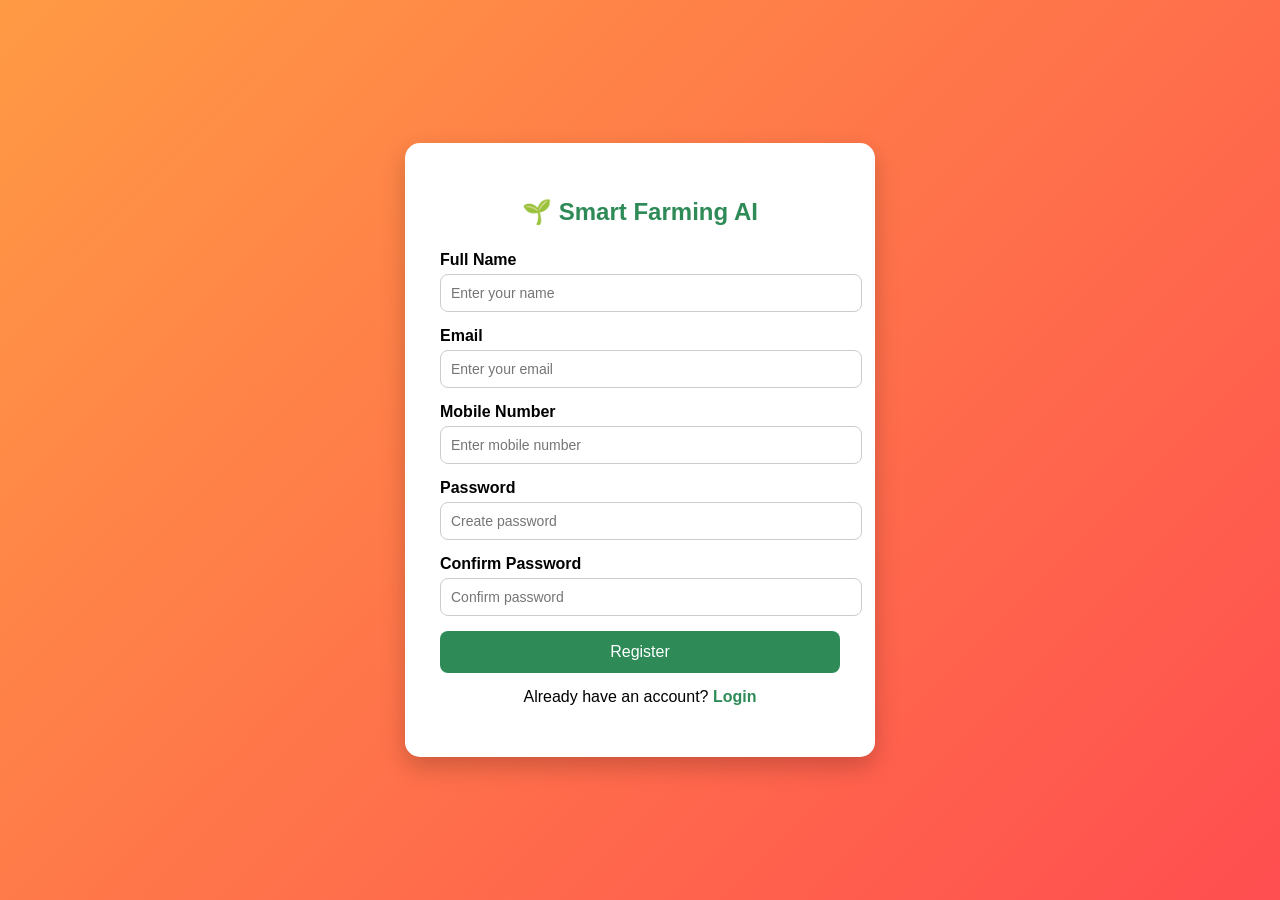
<file: templates/Register.html>
<!DOCTYPE html>
<html>
<head>
    <title>Register - Smart Farming AI</title>
    <style>
        body{
    font-family: Arial, sans-serif;
    background: linear-gradient(135deg,#ff9a44,#ff4e50);
    display:flex;
    justify-content:center;
    align-items:center;
    height:100vh;
    margin:0;
}

        .register-box{
            background:white;
            padding:35px;
            width:400px;
            border-radius:15px;
            box-shadow:0 10px 25px rgba(0,0,0,0.2);
        }

        h2{
            text-align:center;
            color:#2E8B57;
            margin-bottom:25px;
        }

        .input-group{
            margin-bottom:15px;
        }

        label{
            display:block;
            margin-bottom:5px;
            font-weight:bold;
        }

        input{
            width:100%;
            padding:10px;
            border:1px solid #ccc;
            border-radius:8px;
            font-size:14px;
        }

        .btn{
            width:100%;
            background:#2E8B57;
            color:white;
            border:none;
            padding:12px;
            border-radius:8px;
            font-size:16px;
            cursor:pointer;
        }

        .btn:hover{
            background:#256f46;
        }

        p{
            text-align:center;
            margin-top:15px;
        }

        a{
            color:#2E8B57;
            text-decoration:none;
            font-weight:bold;
        }
    </style>
</head>

<body>

<div class="register-box">

    <h2>🌱 Smart Farming AI</h2>

    <p id="msg" style="color:green;font-weight:bold;text-align:center;"></p>

    <form action="/register" method="POST">

    <div class="input-group">
        <label>Full Name</label>
        <input type="text" name="fullname" placeholder="Enter your name" required>
    </div>

    <div class="input-group">
        <label>Email</label>
        <input type="email" name="email" placeholder="Enter your email" required>
    </div>

    <div class="input-group">
        <label>Mobile Number</label>
        <input type="tel" name="mobile" placeholder="Enter mobile number" required>
    </div>

    <div class="input-group">
        <label>Password</label>
        <input type="password" name="password" placeholder="Create password" required>
    </div>

    <div class="input-group">
        <label>Confirm Password</label>
        <input type="password" name="confirm_password" placeholder="Confirm password" required>
    </div>

    <button type="submit" class="btn">
        Register
    </button>

</form>

    <p>
        Already have an account?
        <a href="/login">Login</a>
    </p>

</div>
<script>
function showMessage(event){
    event.preventDefault();

    document.getElementById("msg").innerHTML =
    "✅ Registration Successful! Redirecting to Login Page...";

    setTimeout(function(){
        window.location.href="/login";
    },1500);
}
</script>

</body>
</html>
</file>
